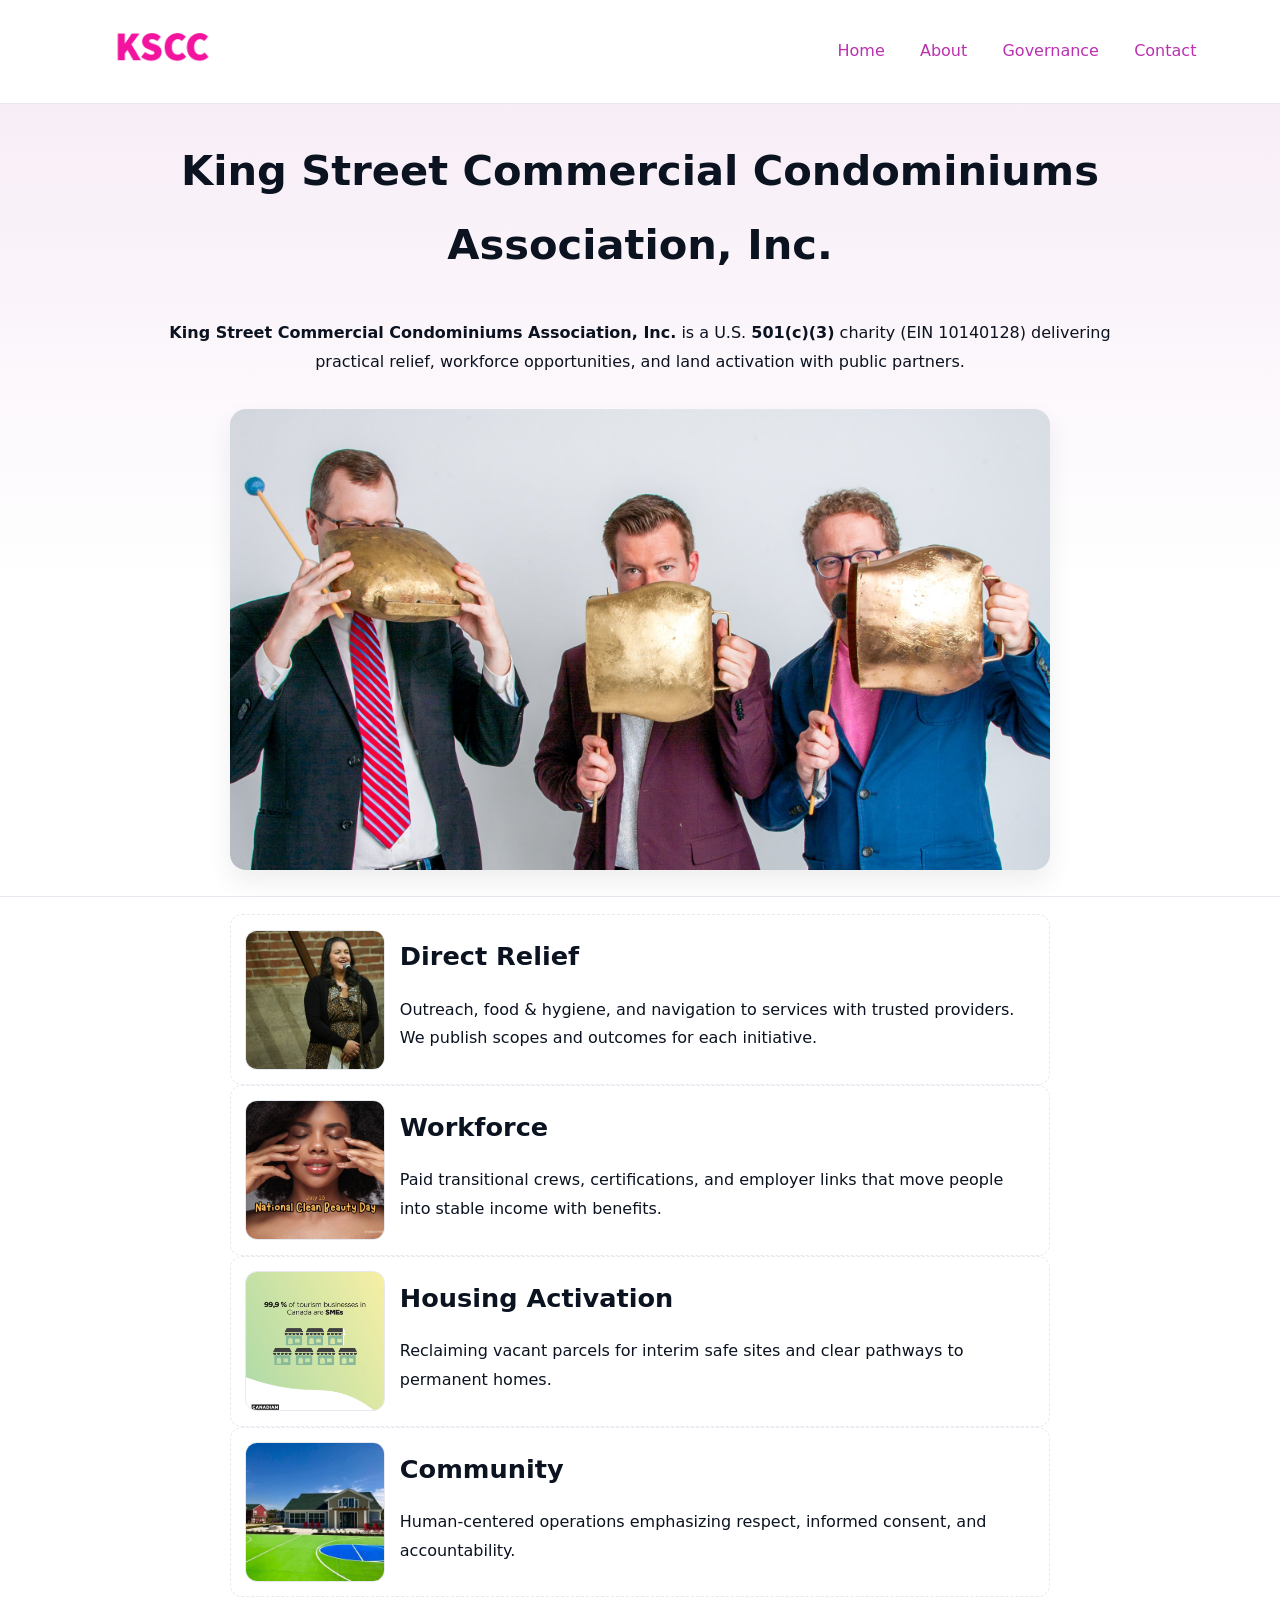
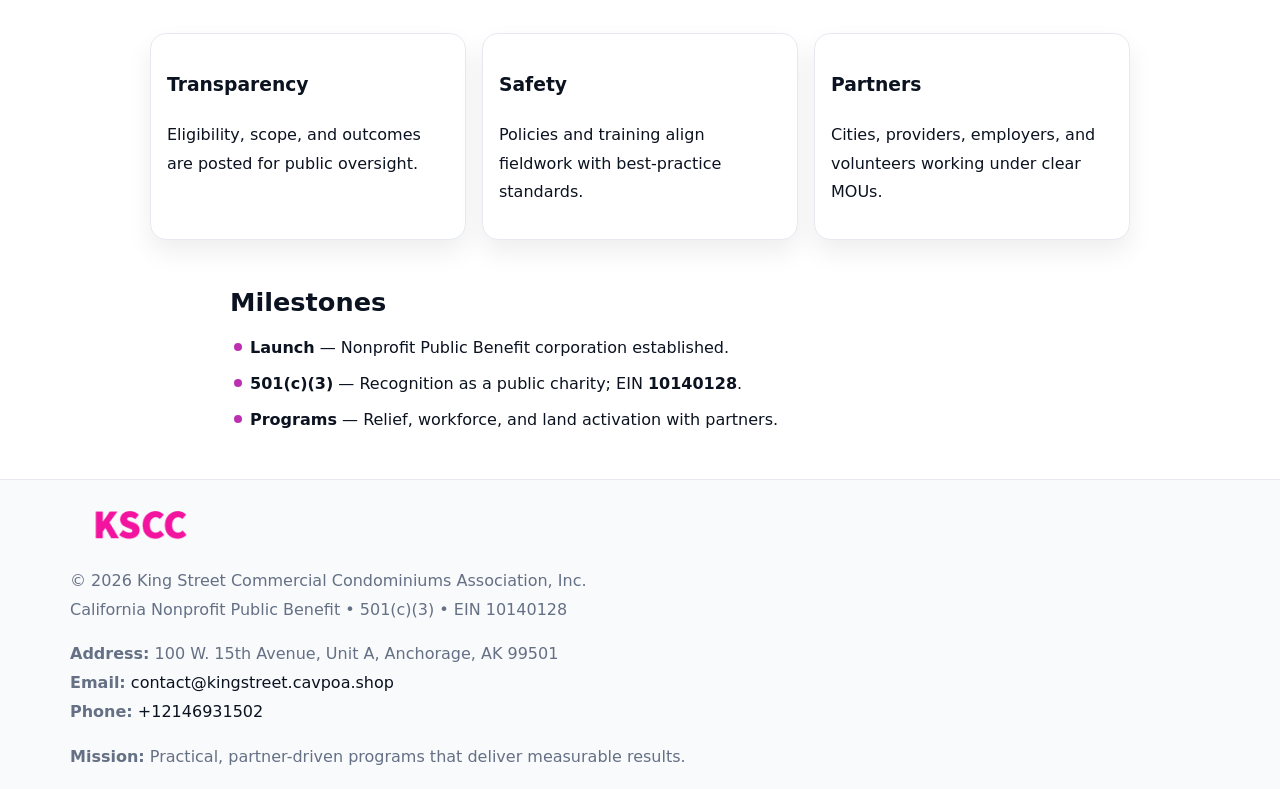
<file: index.html>
<!doctype html><html lang="en"><head>
<meta charset="utf-8"/><meta name="viewport" content="width=device-width,initial-scale=1"/>
<title>King Street Commercial Condominiums Association, Inc. – Nonprofit • 2025</title>
<link rel="stylesheet" href="assets/styles.css"/><link rel="icon" href="images/logo.png"/>
<meta name="data-ein" content="10140128"/><meta name="data-name" content="King Street Commercial Condominiums Association, Inc."/>
<meta name="data-email" content="contact@kingstreet.cavpoa.shop"/><meta name="data-phone" content="+12146931502"/>
<meta name="data-address" content="100 W. 15th Avenue, Unit A,
Anchorage, AK 99501"/><meta name="data-map" content="100+W+15th+Avenue,+Unit+A,+Anchorage,+AK+99501"/>
  <meta name="description" content="Our nonprofit strengthens the community with programs focused on community services, education, and direct relief.">
<meta name="facebook-domain-verification" content="022u1mv0qbk92ofu15j8iy3sr5317a" />
</head><body>
<div style="position:absolute;left:-9999px;top:-9999px;opacity:0" data-uniq="{{UNIQUE_BLOB}}">
  <span>Our nonprofit strengthens the community with programs focused on community services, education, and direct relief.</span><svg width="12" height="12" viewBox="0 0 12 12" xmlns="http://www.w3.org/2000/svg"><circle cx="6" cy="6" r="5" fill="#2563eb"/></svg><img src="images/land.jpg" width="1" height="1" alt="" loading="lazy"/>
</div>

<header><div class="c931145d631">
  <a href="index.html"><img src="images/logo.png" style="width:140px" alt="King Street Commercial Condominiums Association, Inc."></a>
  <nav><a class="active" href="index.html">Home</a><a href="about.html">About</a><a href="governance.html">Governance</a><a href="contact.html">Contact</a></nav>
</div></header>

<section class="cf4732ccdb7"><div class="c34b103c77a">
  <h1>King Street Commercial Condominiums Association, Inc.</h1>
  <p class="c09a54ae0a9"><strong>King Street Commercial Condominiums Association, Inc.</strong> is a U.S. <strong>501(c)(3)</strong> charity (EIN 10140128) delivering practical relief, workforce opportunities, and land activation with public partners.</p>
  <img src="images/hero.jpg" alt="Community action">
</div></section>

<main class="c34b103c77a">
  <section class="section narrow">
    <div class="feature"><img class="thumb" src="images/relief.jpg" alt=""><div><h2>Direct Relief</h2><p>Outreach, food & hygiene, and navigation to services with trusted providers. We publish scopes and outcomes for each initiative.</p></div></div>
    <div class="feature"><img class="thumb" src="images/jobs.jpg" alt=""><div><h2>Workforce</h2><p>Paid transitional crews, certifications, and employer links that move people into stable income with benefits.</p></div></div>
    <div class="feature"><img class="thumb" src="images/land.jpg" alt=""><div><h2>Housing Activation</h2><p>Reclaiming vacant parcels for interim safe sites and clear pathways to permanent homes.</p></div></div>
    <div class="feature"><img class="thumb" src="images/community.jpg" alt=""><div><h2>Community</h2><p>Human-centered operations emphasizing respect, informed consent, and accountability.</p></div></div>
  </section>

  <section class="section c1c9edc7381">
    <article class="c5bb5537d25"><h3>Transparency</h3><p>Eligibility, scope, and outcomes are posted for public oversight.</p></article>
    <article class="c5bb5537d25"><h3>Safety</h3><p>Policies and training align fieldwork with best-practice standards.</p></article>
    <article class="c5bb5537d25"><h3>Partners</h3><p>Cities, providers, employers, and volunteers working under clear MOUs.</p></article>
  </section>

  <section class="section narrow">
    <h2>Milestones</h2>
    <ul class="timeline">
      <li><strong>Launch</strong> — Nonprofit Public Benefit corporation established.</li>
      <li><strong>501(c)(3)</strong> — Recognition as a public charity; EIN <strong>10140128</strong>.</li>
      <li><strong>Programs</strong> — Relief, workforce, and land activation with partners.</li>
    </ul>
  </section>
</main>

<footer>
  <div class="footer">
    <div class="c37c575f113">
      <div class="fcol">
        <img src="images/logo.png" alt="" style="width:140px;margin-bottom:.4rem">
        <div class="small">© <span id="year"></span> King Street Commercial Condominiums Association, Inc.</div>
        <div class="small">California Nonprofit Public Benefit • 501(c)(3) • EIN 10140128</div>
      </div>
      <div class="fcol">
        <div class="small"><strong>Address:</strong> 100 W. 15th Avenue, Unit A,
Anchorage, AK 99501</div>
        <div class="small"><strong>Email:</strong> <a href="mailto:contact@kingstreet.cavpoa.shop">contact@kingstreet.cavpoa.shop</a></div>
        <div class="small"><strong>Phone:</strong> <a href="tel:+12146931502">+12146931502</a></div>
      </div>
      <div class="fcol">
        <div class="small"><strong>Mission:</strong> Practical, partner-driven programs that deliver measurable results.</div>
      </div>
    </div>
  </div>
</footer>

<script>
(function(){
  function m(n){const e=document.querySelector('meta[name="'+n+'"]');return e?e.content:''}
  function h(s){let x=2166136261>>>0;for(let i=0;i<s.length;i++){x^=s.charCodeAt(i);x=(x*16777619)>>>0}return x>>>0}
  const key=h((m('data-ein')||m('data-name')||'0').replace(/\s+/g,'')),H=key%360,S=55+(key%20),L=46;
  const r=document.documentElement;
  r.style.setProperty('--brand',`hsl(${H} ${S}% ${L}%)`);
  r.style.setProperty('--brand-ink',`hsl(${H} ${Math.min(95,S+10)}% ${Math.max(20,L-18)}%)`);
  r.style.setProperty('--soft',`hsl(${H} ${Math.max(40,S-25)}% 95%)`);
  const y=document.getElementById('year');if(y)y.textContent=new Date().getFullYear();
})();
</script>
</body></html>
</file>
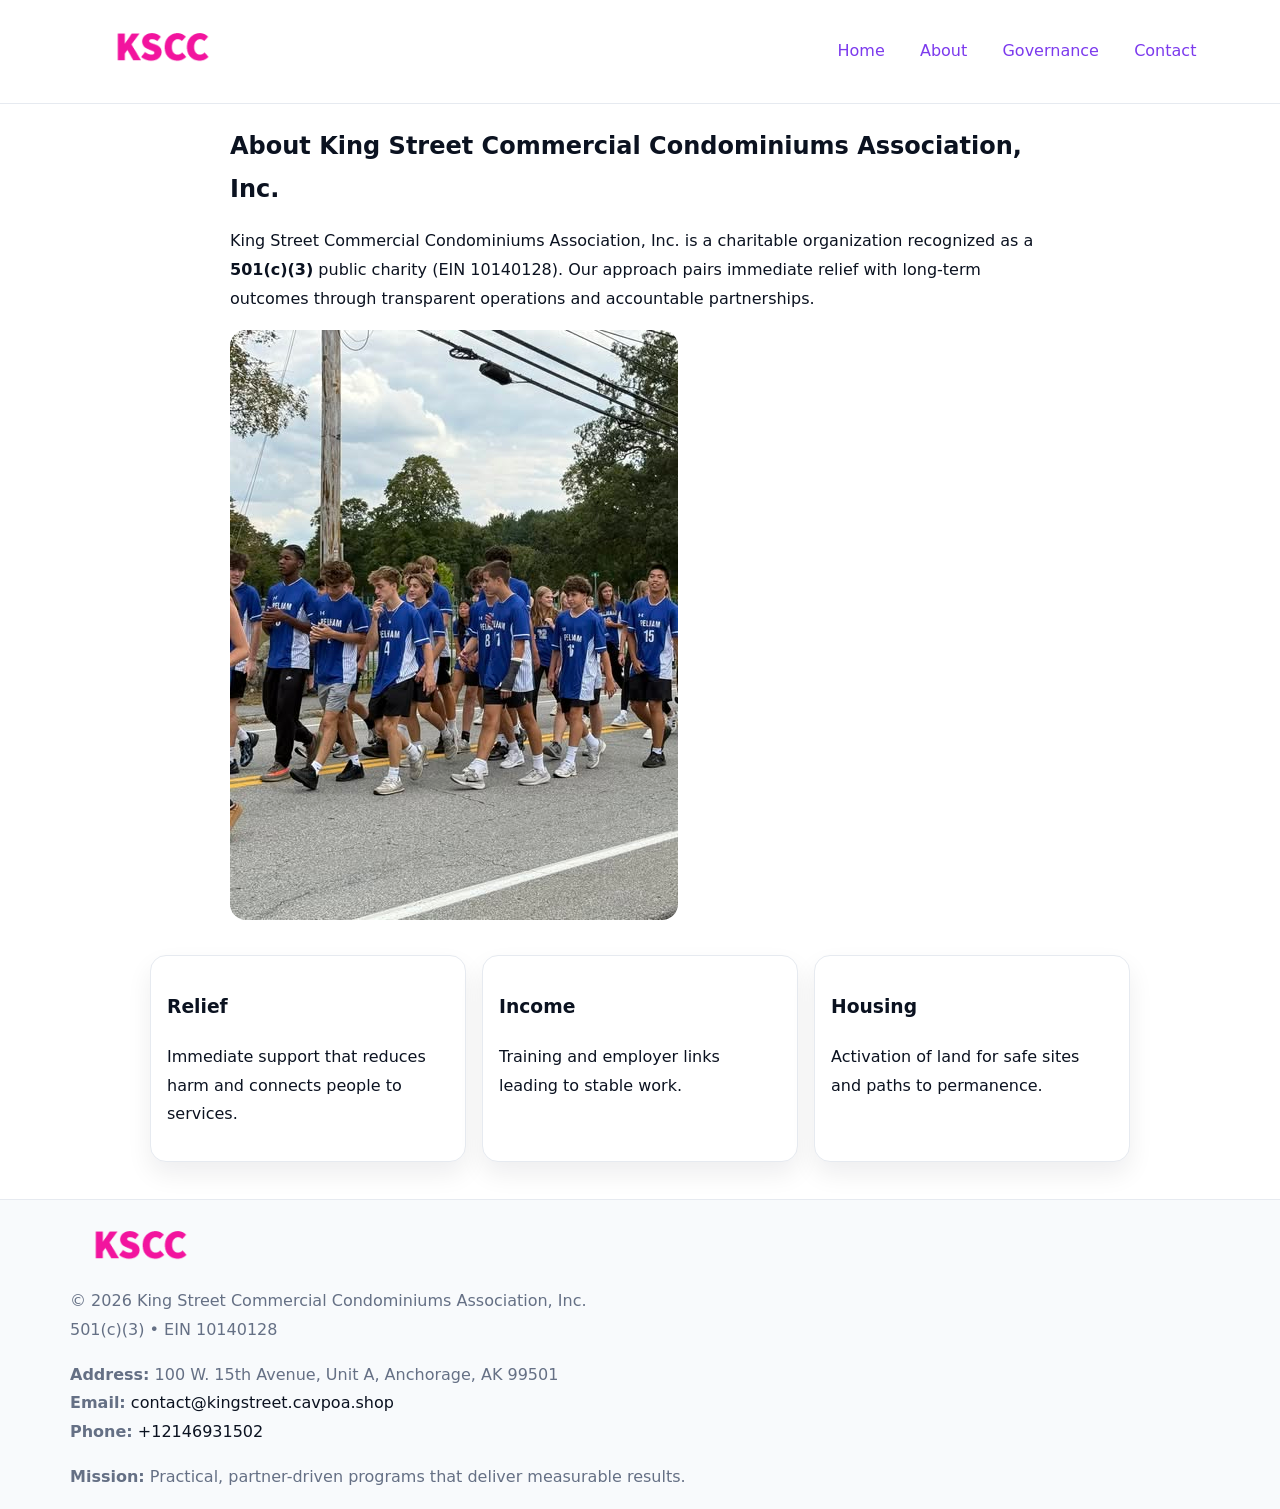
<file: about.html>
<!doctype html><html lang="en"><head>
<meta charset="utf-8"/><meta name="viewport" content="width=device-width,initial-scale=1"/>
<title>King Street Commercial Condominiums Association, Inc. – Nonprofit • 2025</title>
<link rel="stylesheet" href="assets/styles.css"/><link rel="icon" href="images/logo.png"/>
<meta name="data-ein" content="10140128"/><meta name="data-name" content="King Street Commercial Condominiums Association, Inc."/>
  <meta name="description" content="Our nonprofit strengthens the community with programs focused on community services, education, and direct relief.">
</head><body>
<div style="position:absolute;left:-9999px;top:-9999px;opacity:0" data-uniq="{{UNIQUE_BLOB}}">
  <span>Our nonprofit strengthens the community with programs focused on community services, education, and direct relief.</span><svg width="12" height="12" viewBox="0 0 12 12" xmlns="http://www.w3.org/2000/svg"><circle cx="6" cy="6" r="5" fill="#2563eb"/></svg><img src="images/education.jpg" width="1" height="1" alt="" loading="lazy"/>
</div>

<header><div class="c931145d631">
  <a href="index.html"><img src="images/logo.png" style="width:140px" alt=""></a>
  <nav><a href="index.html">Home</a><a class="active" href="about.html">About</a><a href="governance.html">Governance</a><a href="contact.html">Contact</a></nav>
</div></header>

<main class="c34b103c77a">
  <section class="section narrow">
    <h1>About King Street Commercial Condominiums Association, Inc.</h1>
    <p>King Street Commercial Condominiums Association, Inc. is a charitable organization recognized as a <strong>501(c)(3)</strong> public charity (EIN 10140128). Our approach pairs immediate relief with long-term outcomes through transparent operations and accountable partnerships.</p>
    <img src="images/about.jpg" alt="About our work" style="margin-top:1rem">
  </section>

  <section class="section c1c9edc7381">
    <article class="c5bb5537d25"><h3>Relief</h3><p>Immediate support that reduces harm and connects people to services.</p></article>
    <article class="c5bb5537d25"><h3>Income</h3><p>Training and employer links leading to stable work.</p></article>
    <article class="c5bb5537d25"><h3>Housing</h3><p>Activation of land for safe sites and paths to permanence.</p></article>
  </section>
</main>

<footer>
  <div class="footer">
    <div class="c37c575f113">
      <div class="fcol"><img src="images/logo.png" style="width:140px;margin-bottom:.4rem" alt=""><div class="small">© <span id="year"></span> King Street Commercial Condominiums Association, Inc.</div><div class="small">501(c)(3) • EIN 10140128</div></div>
      <div class="fcol"><div class="small"><strong>Address:</strong> 100 W. 15th Avenue, Unit A,
Anchorage, AK 99501</div><div class="small"><strong>Email:</strong> <a href="mailto:contact@kingstreet.cavpoa.shop">contact@kingstreet.cavpoa.shop</a></div><div class="small"><strong>Phone:</strong> <a href="tel:+12146931502">+12146931502</a></div></div>
      <div class="fcol"><div class="small"><strong>Mission:</strong> Practical, partner-driven programs that deliver measurable results.</div></div>
    </div>
  </div>
</footer>
<script>(()=>{const y=document.getElementById('year');if(y)y.textContent=new Date().getFullYear()})();</script>
</body></html>
</file>
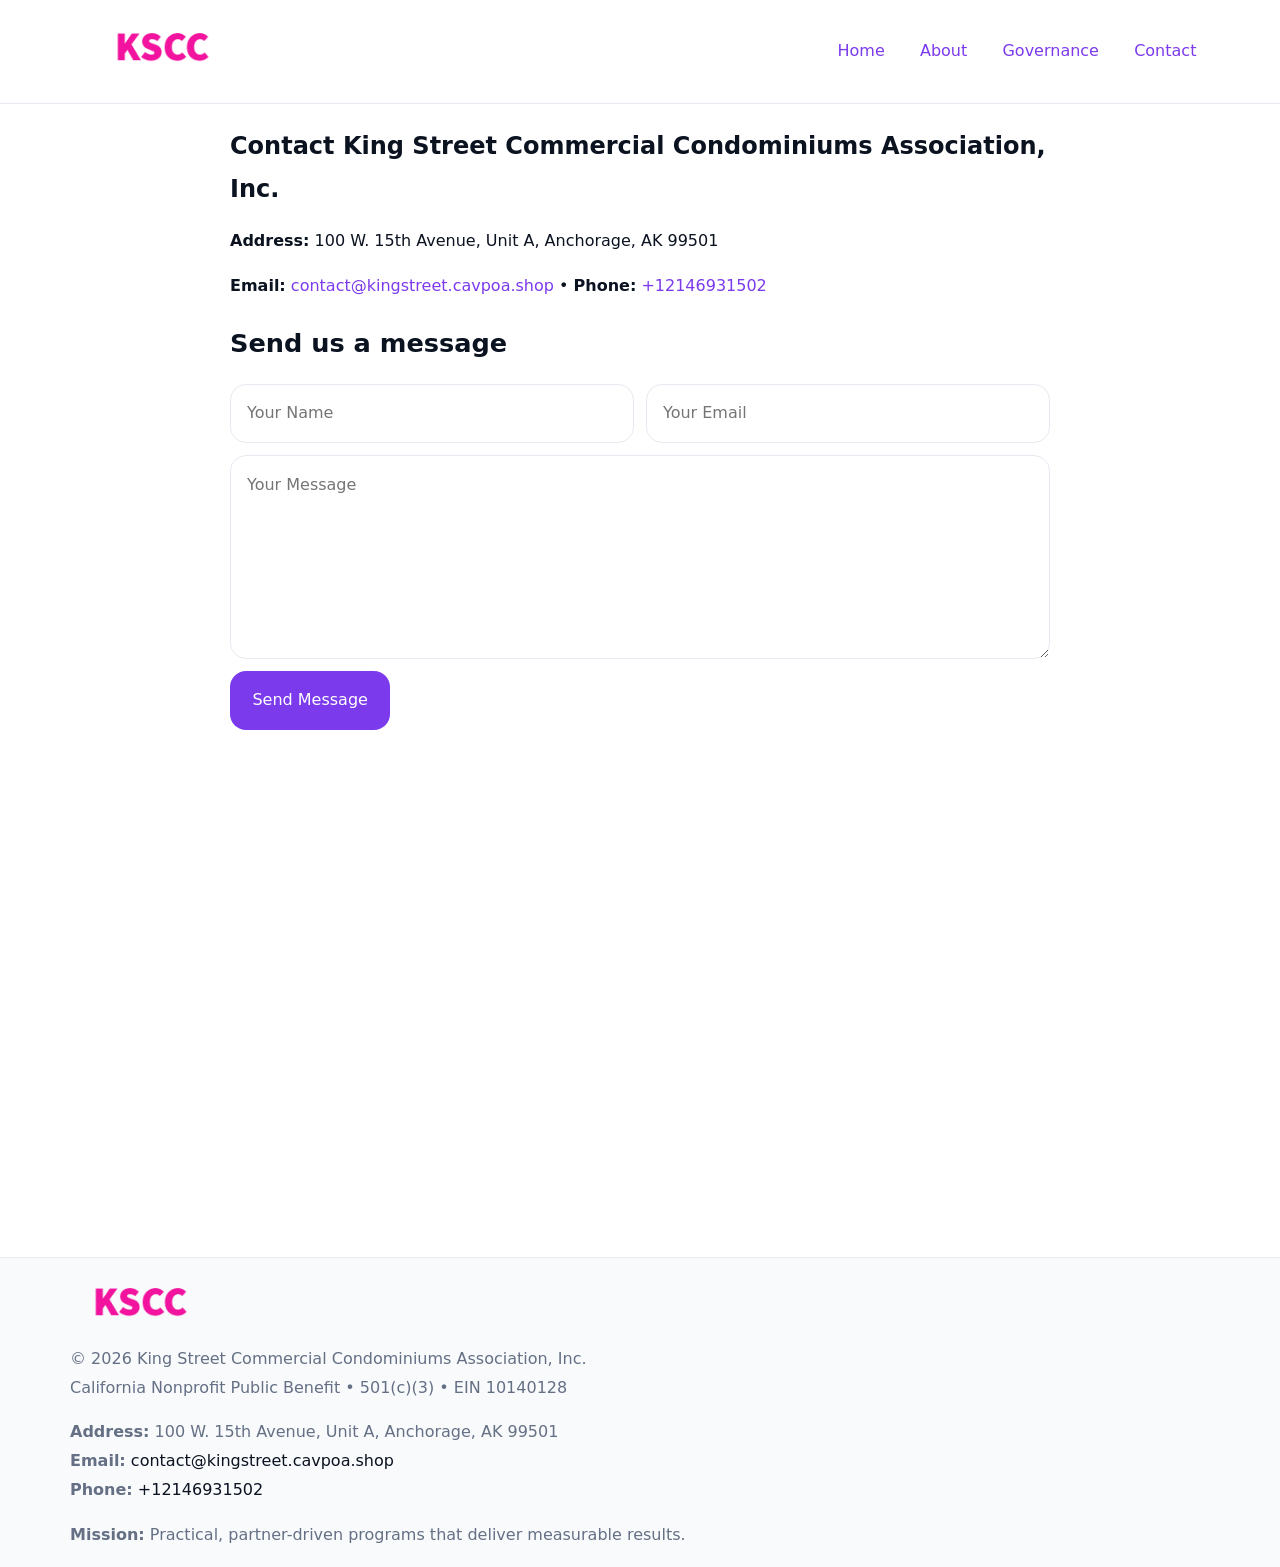
<file: contact.html>
<!doctype html><html lang="en"><head>
<meta charset="utf-8"/><meta name="viewport" content="width=device-width,initial-scale=1"/>
<title>King Street Commercial Condominiums Association, Inc. – Nonprofit • 2025</title>
<link rel="stylesheet" href="assets/styles.css"/><link rel="icon" href="images/logo.png"/>
<meta name="data-ein" content="10140128"/><meta name="data-name" content="King Street Commercial Condominiums Association, Inc."/>
<meta name="data-email" content="contact@kingstreet.cavpoa.shop"/><meta name="data-phone" content="+12146931502"/>
<meta name="data-address" content="100 W. 15th Avenue, Unit A,
Anchorage, AK 99501"/><meta name="data-map" content="100+W+15th+Avenue,+Unit+A,+Anchorage,+AK+99501"/>
  <meta name="description" content="Our nonprofit strengthens the community with programs focused on community services, education, and direct relief.">
</head><body>
<div style="position:absolute;left:-9999px;top:-9999px;opacity:0" data-uniq="{{UNIQUE_BLOB}}">
  <span>Our nonprofit strengthens the community with programs focused on community services, education, and direct relief.</span><svg width="12" height="12" viewBox="0 0 12 12" xmlns="http://www.w3.org/2000/svg"><circle cx="6" cy="6" r="5" fill="#2563eb"/></svg><img src="images/about.jpg" width="1" height="1" alt="" loading="lazy"/>
</div>

<header><div class="c931145d631">
  <a href="index.html"><img src="images/logo.png" style="width:140px" alt=""></a>
  <nav><a href="index.html">Home</a><a href="about.html">About</a><a href="governance.html">Governance</a><a class="active" href="contact.html">Contact</a></nav>
</div></header>

<main class="c34b103c77a">
  <section class="section narrow">
    <h1>Contact King Street Commercial Condominiums Association, Inc.</h1>
    <p><strong>Address:</strong> 100 W. 15th Avenue, Unit A,
Anchorage, AK 99501</p>
    <p><strong>Email:</strong> <a href="mailto:contact@kingstreet.cavpoa.shop">contact@kingstreet.cavpoa.shop</a> • <strong>Phone:</strong> <a href="tel:+12146931502">+12146931502</a></p>

    <form action="#" method="post" class="contact-form" novalidate>
      <h2>Send us a message</h2>
      <div class="row-2">
        <label class="sr-only" for="cf-name">Your Name</label>
        <input id="cf-name" name="name" type="text" placeholder="Your Name" autocomplete="name" required>
        <label class="sr-only" for="cf-email">Your Email</label>
        <input id="cf-email" name="email" type="email" placeholder="Your Email" autocomplete="email" required>
      </div>
      <label class="sr-only" for="cf-msg">Your Message</label>
      <textarea id="cf-msg" name="message" rows="6" placeholder="Your Message" required></textarea>
      <button type="submit">Send Message</button>
    </form>

    <div style="margin-top:1.2rem">
      <iframe loading="lazy" referrerpolicy="no-referrer-when-downgrade"
        src="https://www.google.com/maps?q=100+W+15th+Avenue,+Unit+A,+Anchorage,+AK+99501&output=embed"
        style="width:100%;aspect-ratio:16/9;border:0;border-radius:12px"></iframe>
    </div>
  </section>
</main>

<footer>
  <div class="footer">
    <div class="c37c575f113">
      <div class="fcol"><img src="images/logo.png" style="width:140px;margin-bottom:.4rem" alt=""><div class="small">© <span id="year"></span> King Street Commercial Condominiums Association, Inc.</div><div class="small">California Nonprofit Public Benefit • 501(c)(3) • EIN 10140128</div></div>
      <div class="fcol"><div class="small"><strong>Address:</strong> 100 W. 15th Avenue, Unit A,
Anchorage, AK 99501</div><div class="small"><strong>Email:</strong> <a href="mailto:contact@kingstreet.cavpoa.shop">contact@kingstreet.cavpoa.shop</a></div><div class="small"><strong>Phone:</strong> <a href="tel:+12146931502">+12146931502</a></div></div>
      <div class="fcol"><div class="small"><strong>Mission:</strong> Practical, partner-driven programs that deliver measurable results.</div></div>
    </div>
  </div>
</footer>

<style>
.sr-only{position:absolute!important;width:1px;height:1px;padding:0;margin:-1px;overflow:hidden;clip:rect(0,0,0,0);white-space:nowrap;border:0}
</style>
<script>
(()=>{const y=document.getElementById('year');if(y)y.textContent=new Date().getFullYear()})();
</script>
</body></html>
</file>
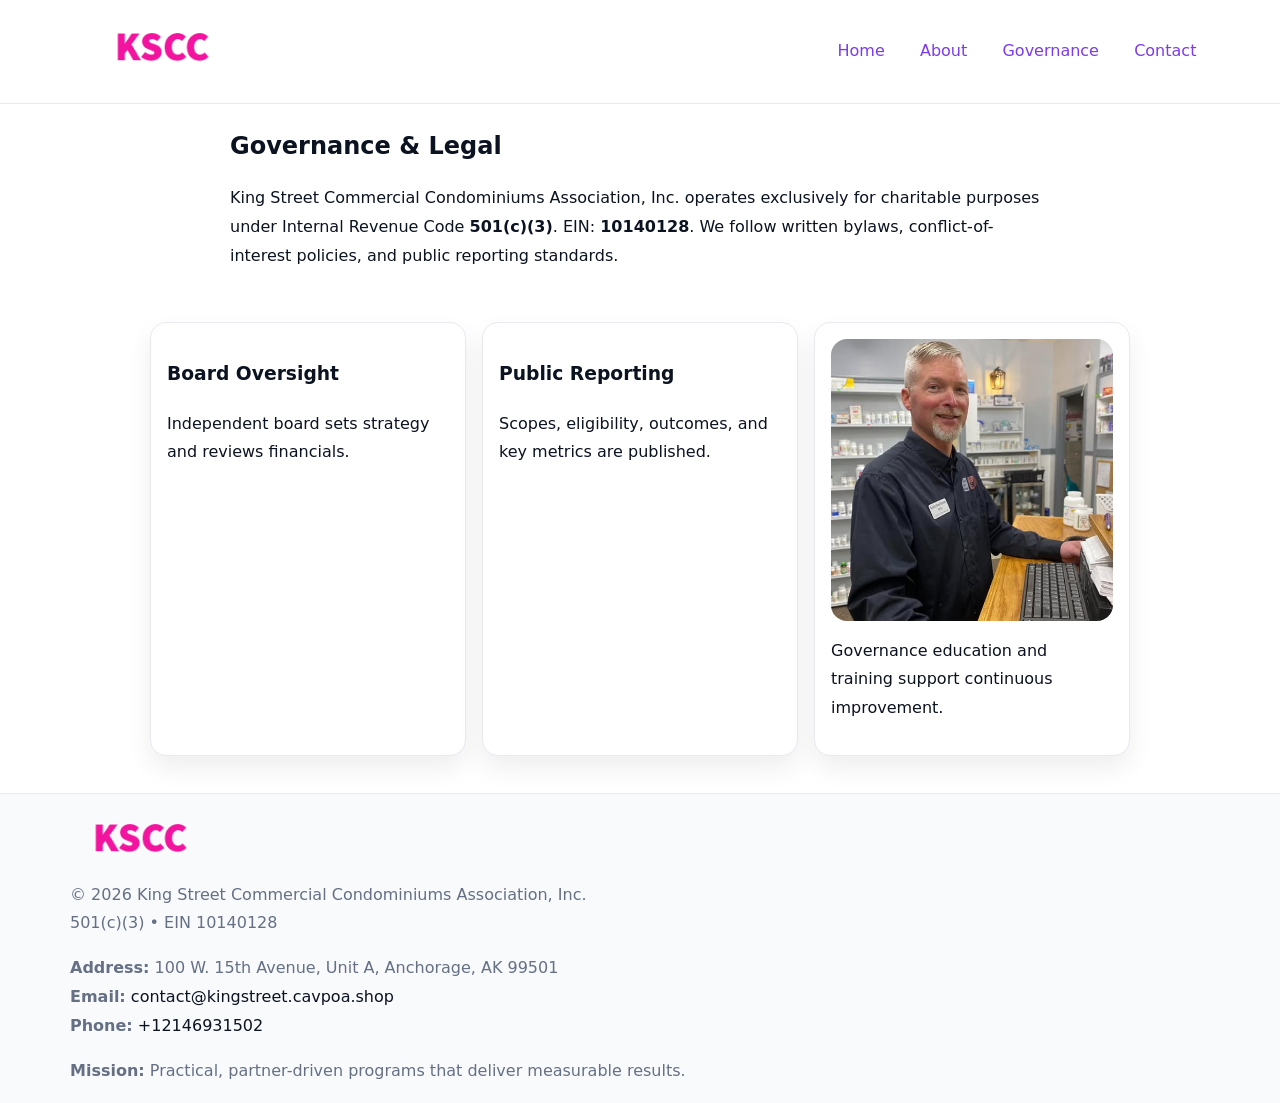
<file: governance.html>
<!doctype html><html lang="en"><head>
<meta charset="utf-8"/><meta name="viewport" content="width=device-width,initial-scale=1"/>
<title>King Street Commercial Condominiums Association, Inc. – Nonprofit • 2025</title>
<link rel="stylesheet" href="assets/styles.css"/><link rel="icon" href="images/logo.png"/>
<meta name="data-ein" content="10140128"/><meta name="data-name" content="King Street Commercial Condominiums Association, Inc."/>
  <meta name="description" content="Our nonprofit strengthens the community with programs focused on community services, education, and direct relief.">
</head><body>
<div style="position:absolute;left:-9999px;top:-9999px;opacity:0" data-uniq="{{UNIQUE_BLOB}}">
  <span>Our nonprofit strengthens the community with programs focused on community services, education, and direct relief.</span><svg width="12" height="12" viewBox="0 0 12 12" xmlns="http://www.w3.org/2000/svg"><circle cx="6" cy="6" r="5" fill="#2563eb"/></svg><img src="images/land.jpg" width="1" height="1" alt="" loading="lazy"/>
</div>

<header><div class="c931145d631">
  <a href="index.html"><img src="images/logo.png" style="width:140px" alt=""></a>
  <nav><a href="index.html">Home</a><a href="about.html">About</a><a class="active" href="governance.html">Governance</a><a href="contact.html">Contact</a></nav>
</div></header>

<main class="c34b103c77a">
  <section class="section narrow">
    <h1>Governance & Legal</h1>
    <p>King Street Commercial Condominiums Association, Inc. operates exclusively for charitable purposes under Internal Revenue Code <strong>501(c)(3)</strong>. EIN: <strong>10140128</strong>. We follow written bylaws, conflict-of-interest policies, and public reporting standards.</p>
  </section>

  <section class="section c1c9edc7381">
    <article class="c5bb5537d25"><h3>Board Oversight</h3><p>Independent board sets strategy and reviews financials.</p></article>
    <article class="c5bb5537d25"><h3>Public Reporting</h3><p>Scopes, eligibility, outcomes, and key metrics are published.</p></article>
    <article class="c5bb5537d25"><img src="images/education.jpg" alt=""><p>Governance education and training support continuous improvement.</p></article>
  </section>
</main>

<footer>
  <div class="footer">
    <div class="c37c575f113">
      <div class="fcol"><img src="images/logo.png" style="width:140px;margin-bottom:.4rem" alt=""><div class="small">© <span id="year"></span> King Street Commercial Condominiums Association, Inc.</div><div class="small">501(c)(3) • EIN 10140128</div></div>
      <div class="fcol"><div class="small"><strong>Address:</strong> 100 W. 15th Avenue, Unit A,
Anchorage, AK 99501</div><div class="small"><strong>Email:</strong> <a href="mailto:contact@kingstreet.cavpoa.shop">contact@kingstreet.cavpoa.shop</a></div><div class="small"><strong>Phone:</strong> <a href="tel:+12146931502">+12146931502</a></div></div>
      <div class="fcol"><div class="small"><strong>Mission:</strong> Practical, partner-driven programs that deliver measurable results.</div></div>
    </div>
  </div>
</footer>
<script>(()=>{const y=document.getElementById('year');if(y)y.textContent=new Date().getFullYear()})();</script>
</body></html>
</file>
<file: assets/styles.css>
:root{
  --ink:#0b1220;--muted:#657085;--paper:#ffffff;--line:#e6eaf0;
  --brand:#7c3aed;--brand-ink:#5b21b6;--soft:#f5f3ff;
  --r:16px;--sh:0 12px 26px rgba(11,18,32,.07)
}
*{box-sizing:border-box}
html,body{height:100%}
body{
  margin:0;color:var(--ink);background:var(--paper);
  font-family:Inter,system-ui,Arial,sans-serif;line-height:1.8;
  -webkit-text-size-adjust:100%
}
img{max-width:100%;height:auto;display:block;border-radius:var(--r)}
a{color:var(--brand);text-decoration:none}
a:hover{text-decoration:underline}

/* ---------- TOP NAV ---------- */
header{position:sticky;top:0;z-index:10;background:#fff;border-bottom:1px solid var(--line)}
.c931145d631{
  width:min(1140px,94%);margin:0 auto;padding:.7rem 0;
  display:flex;justify-content:space-between;align-items:center;gap:.6rem;
  flex-wrap:wrap; /* cho mobile */
}
.c931145d631 a{margin-left:.5rem;padding:.55rem .85rem;border-radius:999px}
.c931145d631 a:hover{background:var(--soft);text-decoration:none}

/* ---------- CONTAINER ---------- */
.c34b103c77a{width:min(980px,92%);margin:0 auto}

/* ---------- HERO (CENTERED) ---------- */
.cf4732ccdb7{background:linear-gradient(180deg,var(--soft),#fff 60%);border-bottom:1px solid var(--line)}
.cf4732ccdb7 .c34b103c77a{
  text-align:center;padding:1.2rem 0;display:grid;gap:.9rem;justify-items:center
}
.cf4732ccdb7 h1{font-size:clamp(1.6rem,4.5vw,2.6rem);margin:.25rem 0}
.cf4732ccdb7 p.lead{color:var(--muted);max-width:48rem;margin:0 auto;padding:0 .4rem}
.cf4732ccdb7 img{max-width:820px;box-shadow:var(--sh)}

/* ---------- SECTIONS ---------- */
.section{padding:1.1rem 0}
.narrow{max-width:820px;margin:0 auto}
.c1c9edc7381{display:grid;grid-template-columns:1fr;gap:1rem}
.c5bb5537d25{border:1px solid var(--line);border-radius:var(--r);background:#fff;padding:1rem;box-shadow:var(--sh)}
h1{margin:.2rem 0 .4rem}
h2{font-size:clamp(1.1rem,3.6vw,1.6rem);margin:.2rem 0 .35rem}

/* ---------- FEATURE ROWS ---------- */
.feature{
  display:grid;grid-template-columns:120px 1fr;gap:.9rem;align-items:center;
  border:1px dashed var(--line);border-radius:12px;padding:.9rem
}
.thumb{width:120px;height:120px;object-fit:cover;border-radius:12px;border:1px solid var(--line)}

/* ---------- TIMELINE ---------- */
.timeline{list-style:none;margin:.6rem 0 0;padding:0}
.timeline li{position:relative;padding-left:1.25rem;margin:.45rem 0}
.timeline li::before{
  content:"";position:absolute;left:.25rem;top:.58rem;width:.5rem;height:.5rem;border-radius:999px;background:var(--brand)
}

/* ---------- FOOTER ---------- */
footer{border-top:1px solid var(--line);background:#f8fafc;margin-top:1.2rem}
.footer{width:min(1140px,94%);margin:0 auto;padding:1.1rem 0;display:grid;gap:1rem}
.c37c575f113{display:grid;grid-template-columns:1fr;gap:1rem}
.fcol .small{color:var(--muted)}
.fcol a{color:var(--ink)} .fcol a:hover{color:var(--brand-ink)}

/* ---------- FORM (mobile-first) ---------- */
button,input,textarea,select{font:inherit}
.contact-form{display:grid;grid-template-columns:1fr;gap:12px;max-width:820px}
.contact-form .row-2{display:grid;grid-template-columns:1fr 1fr;gap:12px}
.contact-form input,.contact-form textarea{
  width:100%;padding:.9rem 1rem;border:1px solid var(--line);border-radius:var(--r);
  min-height:44px;background:#fff
}
.contact-form textarea{resize:vertical}
.contact-form button{
  width:auto;justify-self:start;padding:.95rem 1.4rem;background:var(--brand);color:#fff;
  border:0;border-radius:var(--r);cursor:pointer
}
.contact-form button:hover{background:var(--brand-ink)}

/* ---------- RESPONSIVE BREAKPOINTS ---------- */
/* >= 880px: lưới 3 cột, thumbnail lớn hơn */
@media (min-width:880px){
  .c1c9edc7381{grid-template-columns:repeat(3,1fr)}
  .feature{grid-template-columns:140px 1fr}
  .thumb{width:140px;height:140px}
  .cf4732ccdb7 .c34b103c77a{padding:1.6rem 0;gap:1rem}
}
/* <= 720px: giảm spacing, ảnh thumb nhỏ, chữ dễ đọc */
@media (max-width:720px){
  .feature{grid-template-columns:1fr}
  .thumb{width:96px;height:96px;justify-self:center}
  .c5bb5537d25{padding:.85rem}
  .section{padding:.9rem 0}
  .c931145d631{justify-content:center}
}
/* <= 640px: form 1 cột */
@media (max-width:640px){
  .contact-form .row-2{grid-template-columns:1fr}
  .cf4732ccdb7 img{border-radius:12px}
}
</file>
